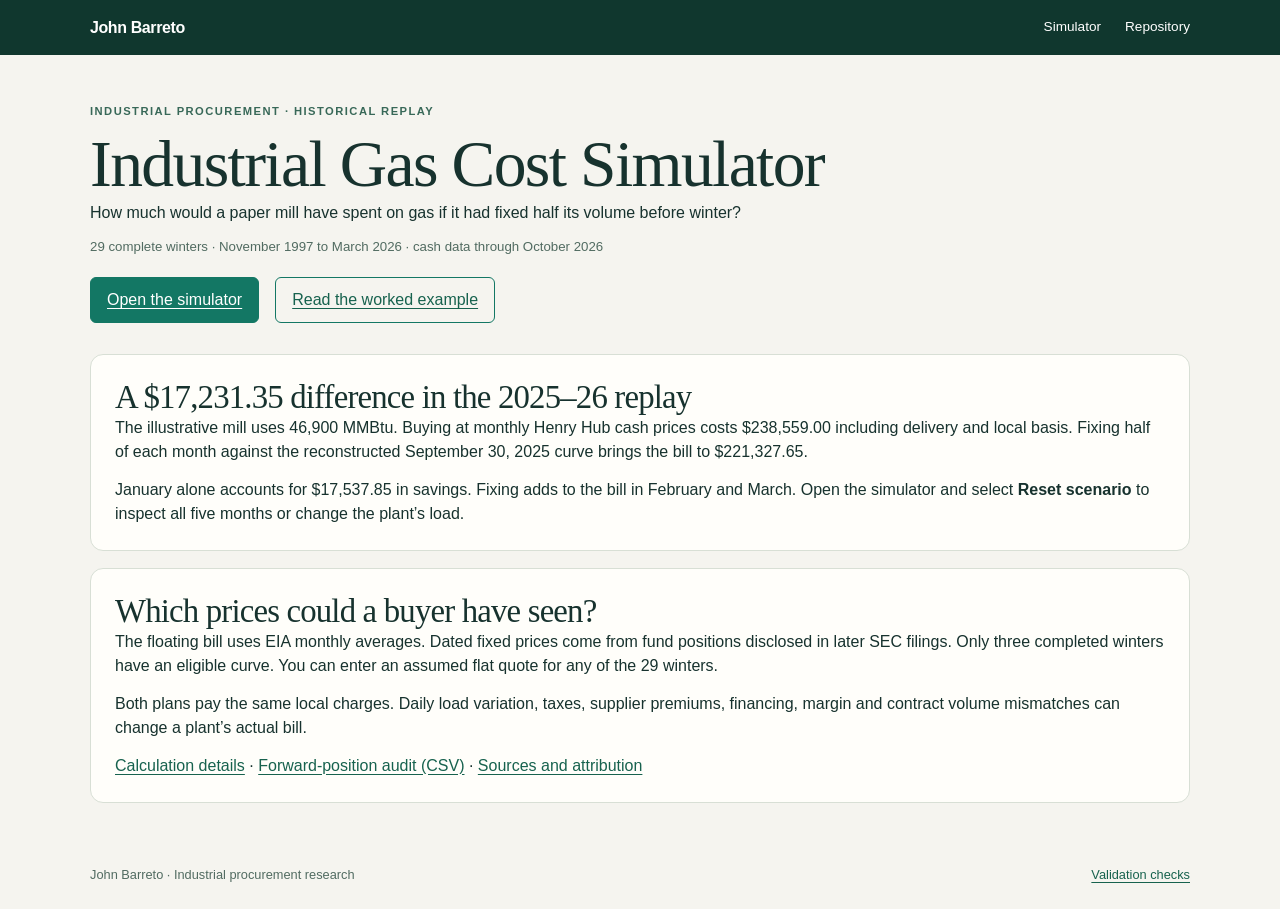
<file: index.html>
<!doctype html>
<html lang="en">
<head>
  <meta charset="utf-8">
  <meta name="viewport" content="width=device-width,initial-scale=1">
  <meta name="theme-color" content="#113830">
  <meta name="description" content="Replay a U.S. paper mill’s winter gas budget. Compare monthly cash purchases with a fixed share, inspect the historical prices and export the costs.">
  <title>Industrial Gas Cost Simulator · John Barreto</title>
  <link rel="stylesheet" href="lab/industrial/style.css">
</head>
<body>
  <a class="skip-link" href="#main">Skip to project</a>
  <header>
    <div class="top">
      <a href="https://github.com/NeuraX-JB">John Barreto</a>
      <nav aria-label="Project navigation"><a href="lab/industrial/">Simulator</a><a href="https://github.com/NeuraX-JB/industrial-gas-cost-simulator">Repository</a></nav>
    </div>
  </header>
  <main id="main">
    <section class="intro">
      <p class="eyebrow">Industrial procurement · Historical replay</p>
      <h1>Industrial Gas Cost Simulator</h1>
      <p>How much would a paper mill have spent on gas if it had fixed half its volume before winter?</p>
      <p class="snapshot-status">29 complete winters · November 1997 to March 2026 · cash data through October 2026</p>
      <div class="landing-actions"><a class="primary" href="lab/industrial/">Open the simulator</a><a href="https://github.com/NeuraX-JB/industrial-gas-cost-simulator/blob/main/README.md">Read the worked example</a></div>
    </section>
    <section class="card landing-copy">
      <h2>A $17,231.35 difference in the 2025–26 replay</h2>
      <p>The illustrative mill uses 46,900 MMBtu. Buying at monthly Henry Hub cash prices costs $238,559.00 including delivery and local basis. Fixing half of each month against the reconstructed September 30, 2025 curve brings the bill to $221,327.65.</p>
      <p>January alone accounts for $17,537.85 in savings. Fixing adds to the bill in February and March. Open the simulator and select <strong>Reset scenario</strong> to inspect all five months or change the plant’s load.</p>
    </section>
    <section class="card landing-copy">
      <h2>Which prices could a buyer have seen?</h2>
      <p>The floating bill uses EIA monthly averages. Dated fixed prices come from fund positions disclosed in later SEC filings. Only three completed winters have an eligible curve. You can enter an assumed flat quote for any of the 29 winters.</p>
      <p>Both plans pay the same local charges. Daily load variation, taxes, supplier premiums, financing, margin and contract volume mismatches can change a plant’s actual bill.</p>
      <p><a href="lab/industrial/#methods">Calculation details</a> · <a href="lab/industrial/forward-audit.csv">Forward-position audit (CSV)</a> · <a href="https://github.com/NeuraX-JB/industrial-gas-cost-simulator/blob/main/DATA_SOURCES.md">Sources and attribution</a></p>
    </section>
  </main>
  <footer><span>John Barreto · Industrial procurement research</span><a href="https://github.com/NeuraX-JB/industrial-gas-cost-simulator/blob/main/VALIDATION.md">Validation checks</a></footer>
</body>
</html>
</file>
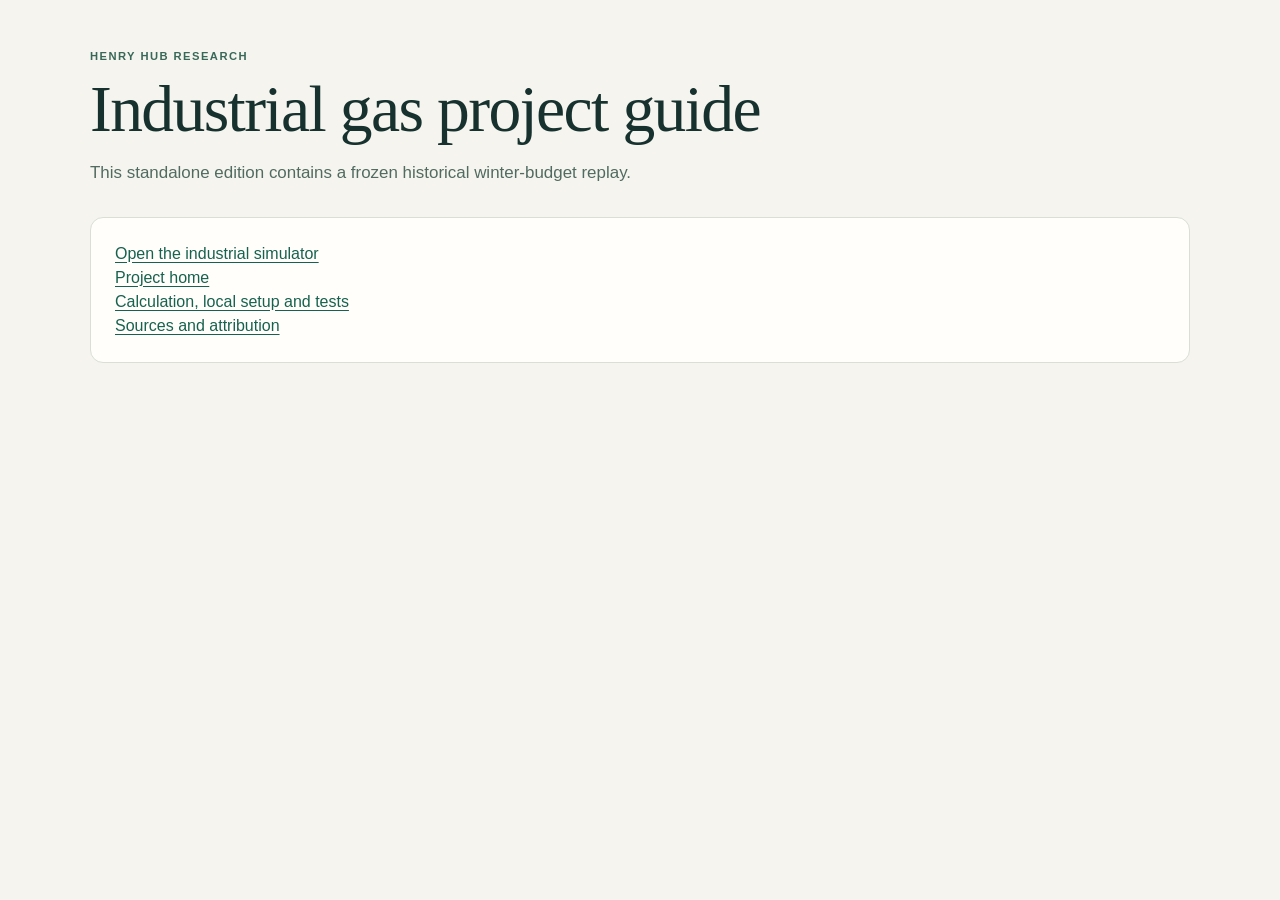
<file: lab/index.html>
<!doctype html>
<html lang="en"><head><meta charset="utf-8"><meta name="viewport" content="width=device-width,initial-scale=1"><title>Industrial project guide · Henry Hub Research</title><link rel="stylesheet" href="industrial/style.css"></head><body><main><section class="intro"><p class="eyebrow">Henry Hub Research</p><h1>Industrial gas project guide</h1><p>This standalone edition contains a frozen historical winter-budget replay.</p></section><nav class="card" aria-label="Project links"><p><a href="industrial/">Open the industrial simulator</a></p><p><a href="../">Project home</a></p><p><a href="https://github.com/NeuraX-JB/industrial-gas-cost-simulator/blob/main/README.md">Calculation, local setup and tests</a></p><p><a href="https://github.com/NeuraX-JB/industrial-gas-cost-simulator/blob/main/DATA_SOURCES.md">Sources and attribution</a></p></nav></main></body></html>
</file>
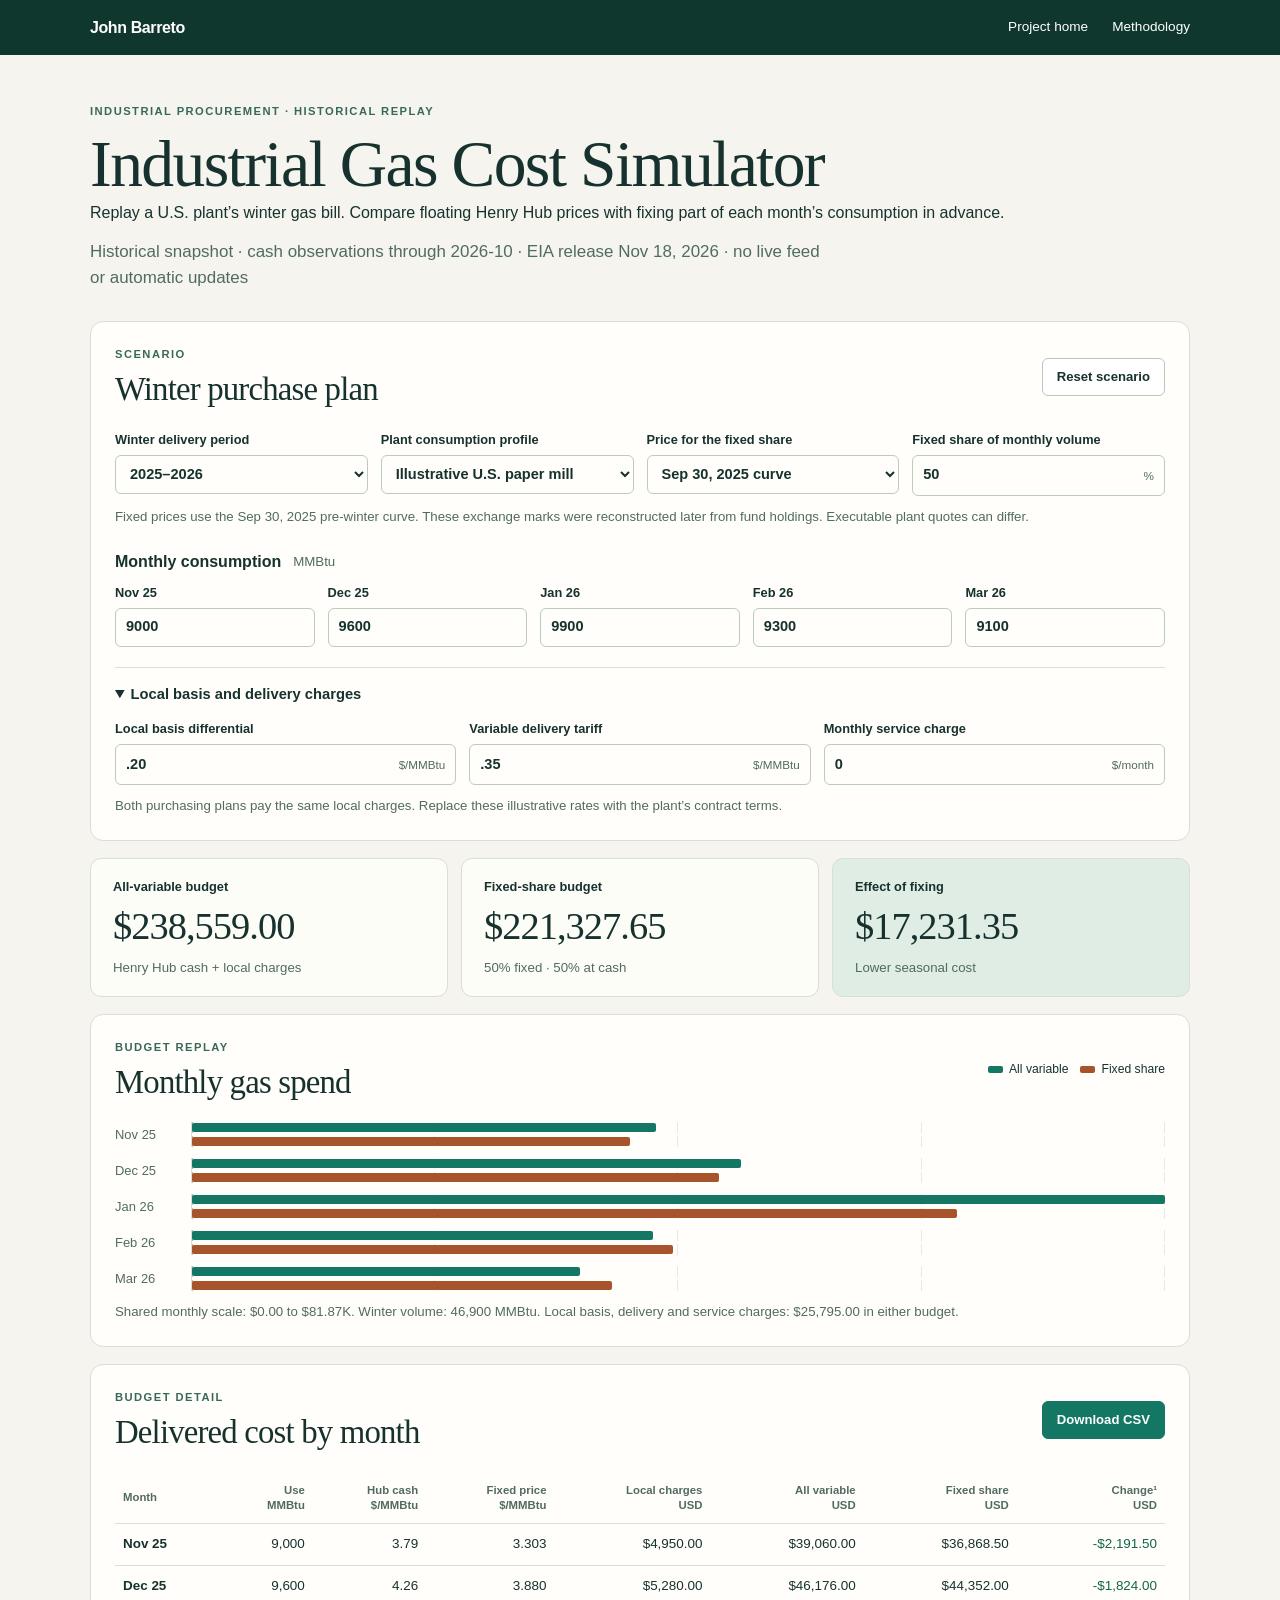
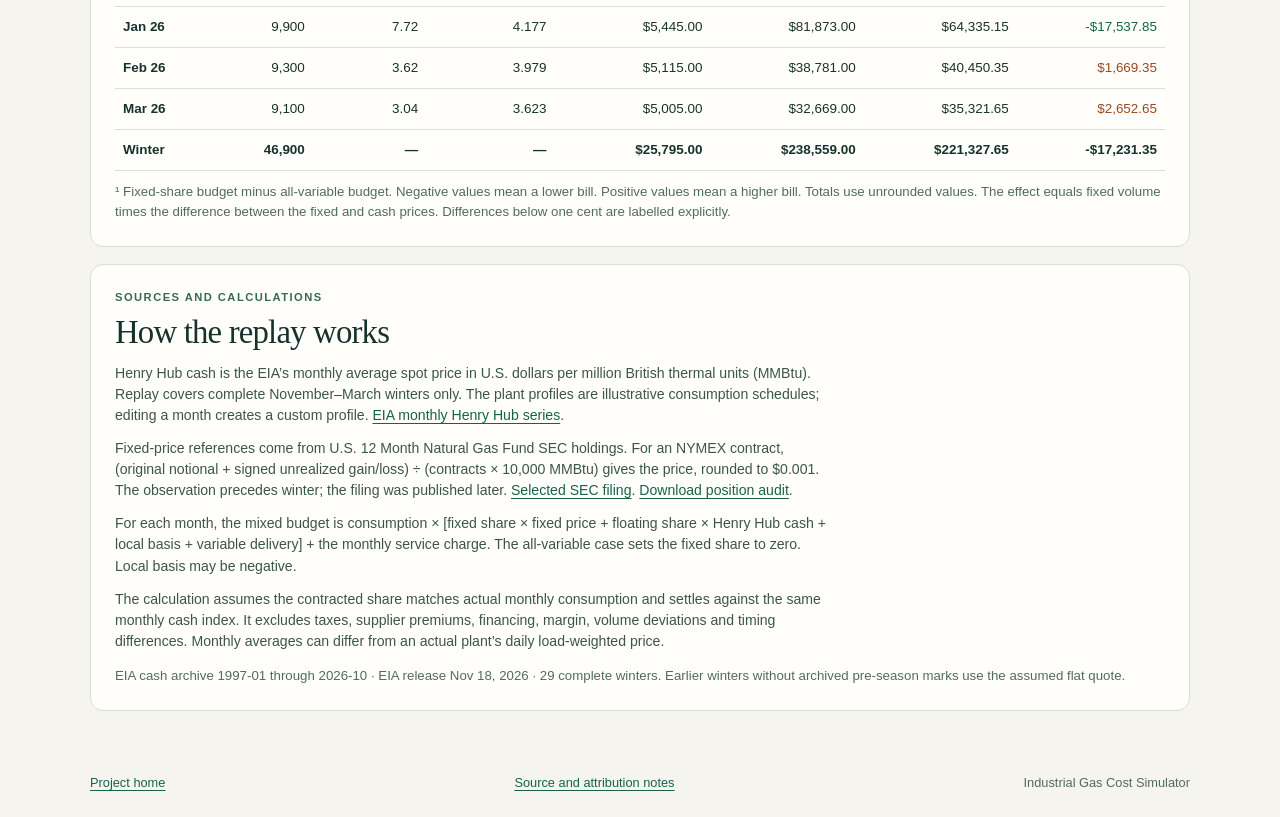
<file: lab/industrial/index.html>
<!doctype html>
<html lang="en"><head>
<meta charset="utf-8"><meta name="viewport" content="width=device-width,initial-scale=1">
<meta name="theme-color" content="#113830"><title>Industrial Gas Cost Simulator · Henry Hub Research</title>
<meta name="description" content="Replay a U.S. plant's winter gas budget. Compare monthly Henry Hub cash prices with fixing part of the volume before winter, including local delivery assumptions.">
<link rel="stylesheet" href="style.css"><script src="market.js" defer></script><script src="model.js" defer></script><script src="app.js" defer></script>
</head><body>
<a class="skip-link" href="#main">Skip to simulator</a>
<header><div class="top"><a href="https://github.com/NeuraX-JB">John Barreto</a><nav aria-label="Site navigation"><a href="../../">Project home</a><a href="#methods">Methodology</a></nav></div></header>
<main id="main">
<section class="intro"><p class="eyebrow">Industrial procurement · historical replay</p><h1>Industrial Gas Cost Simulator</h1><p>Replay a U.S. plant’s winter gas bill. Compare floating Henry Hub prices with fixing part of each month’s consumption in advance.</p><p id="snapshot-status" class="snapshot-status">Historical snapshot · no live feed or automatic updates</p></section>
<noscript><p class="card">JavaScript is required for the simulator. The <a href="https://github.com/NeuraX-JB/industrial-gas-cost-simulator/blob/main/README.md">project guide</a> explains the calculation, and the <a href="forward-audit.csv">forward-price audit</a> can be downloaded without JavaScript.</p></noscript>
<p id="load-status" role="status" class="field-note">Loading the bundled historical market data…</p>
<form id="assumptions" novalidate>
<section class="controls card"><div class="section-head"><div><p class="eyebrow">Scenario</p><h2>Winter purchase plan</h2></div><button type="button" id="reset" class="quiet">Reset scenario</button></div>
<div class="grid"><label>Winter delivery period<select id="season"></select></label>
<label>Plant consumption profile<select id="profile"><option value="mill">Illustrative U.S. paper mill</option><option value="factory">Illustrative U.S. factory</option><option value="custom">Custom profile</option></select></label>
<label>Price for the fixed share<select id="quote" aria-describedby="price-note"></select></label>
<label>Fixed share of monthly volume <span class="number-field"><input type="number" id="share" min="0" max="100" step="any" value="50"><span>%</span></span></label>
<label id="manualWrap" hidden>Assumed fixed price <span class="number-field"><input type="number" id="manual" step="any" value="3.50" aria-describedby="price-note"><span>$/MMBtu</span></span></label></div>
<p id="price-note" class="field-note"></p>
<div class="subhead"><h3>Monthly consumption</h3><span>MMBtu</span></div><div class="vol-grid" id="volumes"></div>
<details class="assumption-detail" open><summary>Local basis and delivery charges</summary>
<div class="grid local"><label>Local basis differential <span class="number-field"><input id="basis" type="number" step="any" value="0.20"><span>$/MMBtu</span></span></label>
<label>Variable delivery tariff <span class="number-field"><input id="delivery" type="number" min="0" step="any" value="0.35"><span>$/MMBtu</span></span></label>
<label>Monthly service charge <span class="number-field"><input id="fee" type="number" min="0" step="any" value="0"><span>$/month</span></span></label></div>
<p class="field-note">Both purchasing plans pay the same local charges. Replace these illustrative rates with the plant’s contract terms.</p></details>
<p id="error" role="alert" hidden></p></section></form>
<p id="result-status" class="sr-only" role="status" aria-live="polite" aria-atomic="true"></p>
<div id="output" hidden>
<section class="tiles" aria-label="Winter cost comparison">
<div class="tile"><span>All-variable budget</span><strong id="varTotal">—</strong><small>Henry Hub cash + local charges</small></div>
<div class="tile"><span>Fixed-share budget</span><strong id="mixTotal">—</strong><small id="mixSub">Fixed and variable gas + local charges</small></div>
<div class="tile difference"><span>Effect of fixing</span><strong id="deltaTotal">—</strong><small id="deltaSub">Relative to all-variable cost</small></div>
</section>
<section class="card chart-card"><div class="section-head"><div><p class="eyebrow">Budget replay</p><h2>Monthly gas spend</h2></div><div class="legend"><span><i class="swatch variable"></i>All variable</span><span><i class="swatch mixed"></i>Fixed share</span></div></div>
<div id="chart" class="chart" aria-hidden="true"></div><p id="chart-note" class="field-note"></p></section>
<section class="card details"><div class="section-head"><div><p class="eyebrow">Budget detail</p><h2>Delivered cost by month</h2></div><button id="export" type="button" class="primary" disabled>Download CSV</button></div>
<div class="table-wrap" tabindex="0" aria-label="Scrollable monthly delivered-cost table"><table><caption class="sr-only">Monthly delivered gas costs. Consumption is in MMBtu; unit prices are USD per MMBtu; budgets and charges are USD.</caption><thead><tr><th scope="col">Month</th><th scope="col">Use<br>MMBtu</th><th scope="col">Hub cash<br>$/MMBtu</th><th scope="col">Fixed price<br>$/MMBtu</th><th scope="col">Local charges<br>USD</th><th scope="col">All variable<br>USD</th><th scope="col">Fixed share<br>USD</th><th scope="col">Change¹<br>USD</th></tr></thead><tbody id="breakdown"></tbody><tfoot id="totals"></tfoot></table></div><p class="field-note">¹ Fixed-share budget minus all-variable budget. Negative values mean a lower bill. Positive values mean a higher bill. Totals use unrounded values. The effect equals fixed volume times the difference between the fixed and cash prices. Differences below one cent are labelled explicitly.</p></section>
</div>
<section class="card notes" id="methods"><p class="eyebrow">Sources and calculations</p><h2>How the replay works</h2>
<p>Henry Hub cash is the EIA’s monthly average spot price in U.S. dollars per million British thermal units (MMBtu). Replay covers complete November–March winters only. The plant profiles are illustrative consumption schedules; editing a month creates a custom profile. <a id="source-eia" href="https://www.eia.gov/dnav/ng/hist/rngwhhdM.htm">EIA monthly Henry Hub series</a>.</p>
<p id="snapshot-notes"></p>
<p>For each month, the mixed budget is consumption × [fixed share × fixed price + floating share × Henry Hub cash + local basis + variable delivery] + the monthly service charge. The all-variable case sets the fixed share to zero. Local basis may be negative.</p>
<p>The calculation assumes the contracted share matches actual monthly consumption and settles against the same monthly cash index. It excludes taxes, supplier premiums, financing, margin, volume deviations and timing differences. Monthly averages can differ from an actual plant’s daily load-weighted price.</p>
<small id="coverage"></small></section>
</main><footer><a href="../../">Project home</a><a href="https://github.com/NeuraX-JB/industrial-gas-cost-simulator/blob/main/DATA_SOURCES.md">Source and attribution notes</a><span>Industrial Gas Cost Simulator</span></footer></body></html>
</file>
<file: lab/industrial/style.css>
:root{color-scheme:light;--ink:#17322e;--muted:#516b61;--paper:#f5f4ef;--card:#fffefa;--line:#d8dfd5;--teal:#137764;--copper:#a7532b}*{box-sizing:border-box}body{margin:0;background:var(--paper);color:var(--ink);font:16px/1.5 "DM Sans","Segoe UI",Arial,sans-serif}a{color:#17624e;text-underline-offset:3px}header{background:#10372e;color:#fff}header a{color:inherit;text-decoration:none}.top,main,footer{max-width:1160px;margin:auto}.top{min-height:55px;display:flex;align-items:center;justify-content:space-between;padding:0 30px}.top>a{font-weight:720;letter-spacing:-.025em}.top nav{display:flex;gap:24px;font-size:.85rem}.top a:hover,footer a:hover{text-decoration:underline}main{padding:0 30px 45px}.intro{padding:48px 0 31px}.eyebrow{margin:0 0 8px;color:#386858;font-size:.7rem;font-weight:760;letter-spacing:.13em;text-transform:uppercase}h1,h2,h3,p{margin:0}h1,h2{font-family:Georgia,"Times New Roman",serif;line-height:1.12;font-weight:500;letter-spacing:-.025em}h1{font-size:clamp(2.2rem,5.5vw,4.1rem)}h2{font-size:clamp(1.55rem,3vw,2.05rem)}h3{font-size:1rem}.intro>p:last-child{max-width:730px;color:var(--muted);margin-top:14px;font-size:1.06rem}.card{border:1px solid var(--line);background:var(--card);border-radius:13px;padding:24px;margin:0 0 17px}.section-head,.subhead,.legend,footer{display:flex;align-items:center;justify-content:space-between;gap:12px}.section-head{margin-bottom:22px}.subhead{justify-content:flex-start;margin:23px 0 9px}.subhead>span,.field-note,.tile small,.notes small{color:var(--muted);font-size:.83rem}.field-note{margin-top:11px}.grid,.vol-grid,.tiles{display:grid;gap:13px}.grid{grid-template-columns:repeat(4,minmax(0,1fr))}.grid.local{grid-template-columns:repeat(3,minmax(0,1fr));margin-top:14px}.vol-grid{grid-template-columns:repeat(5,minmax(0,1fr))}label,.tile>span{display:block;font-size:.8rem;font-weight:650}label>input,label>select,.number-field{margin-top:6px;display:block}input,select,button{font:inherit}input,select,.number-field{width:100%;border:1px solid #bdcabf;border-radius:6px;background:#fffefa;color:var(--ink);font-size:.91rem;min-height:39px}input,select{padding:7px 10px}.number-field{display:flex;align-items:center;gap:5px;padding-right:10px}.number-field input{background:none;border:0;min-width:48px}.number-field span{font-size:.73rem;font-weight:500;white-space:nowrap;color:var(--muted)}.number-field:focus-within{outline:2px solid var(--teal)}input:focus-visible,select:focus-visible,button:focus-visible,a:focus-visible,summary:focus-visible{outline:2px solid var(--teal);outline-offset:2px}.number-field input:focus{outline:none}button{cursor:pointer;border-radius:6px;padding:8px 14px;border:1px solid #b8c8bb;font-size:.82rem;font-weight:650;background:white;color:var(--ink)}button:hover{border-color:var(--teal)}button.primary{background:var(--teal);border-color:var(--teal);color:white}.assumption-detail{border-top:1px solid var(--line);margin-top:20px;padding-top:15px}.assumption-detail summary{cursor:pointer;font-size:.92rem;font-weight:650}.tiles{grid-template-columns:repeat(3,minmax(0,1fr));margin-bottom:17px}.tile{display:grid;align-content:start;border:1px solid var(--line);background:#fdfdf8;border-radius:11px;padding:18px 22px}.tile strong{font-family:Georgia,serif;font-weight:500;letter-spacing:-.025em;font-variant-numeric:tabular-nums;font-size:clamp(1.65rem,3vw,2.4rem);margin:2px 0}.tile.difference{background:#dfede5}.tile.difference.expensive{background:#f5e7dd}.legend{justify-content:flex-start;font-size:.76rem;flex-wrap:wrap}.legend span{display:flex;align-items:center;gap:6px}.swatch{display:inline-block;width:15px;height:7px;border-radius:2px}.variable{background:var(--teal)}.mixed{background:var(--copper)}.chart{display:grid;gap:11px}.plot-row{display:grid;grid-template-columns:64px 1fr;gap:12px;align-items:center}.plot-row>span{font-size:.81rem;color:var(--muted)}.bars{display:grid;gap:3px;border-left:1px solid var(--line)}.track{position:relative;height:11px;background:repeating-linear-gradient(to right,transparent 0,transparent calc(25% - 1px),#e8eae2 calc(25% - 1px),#e8eae2 25%)}.bar{position:absolute;height:9px;top:1px;border-radius:2px}.zero-line{position:absolute;top:0;bottom:0;border-left:1px solid #afbab3}.table-wrap{overflow:auto}table{border-collapse:collapse;width:100%;font-size:.84rem;font-variant-numeric:tabular-nums}th,td{text-align:right;white-space:nowrap;padding:10px 8px;border-bottom:1px solid var(--line)}th:first-child,td:first-child{text-align:left}th{color:var(--muted);font-size:.71rem;line-height:1.35}tfoot{font-weight:700}td.saving{color:#12654a}td.more{color:#9a481e}.notes{max-width:100%}.notes p:not(.eyebrow){margin-top:12px;color:#3c554a;font-size:.88rem;max-width:92ch}.notes small{display:block;margin-top:14px}footer{padding:0 30px 25px;font-size:.8rem;color:var(--muted)}#error{padding:10px 13px;background:#fbe8df;color:#8c381d;margin-top:12px;font-weight:600}[hidden]{display:none!important}
@media(max-width:850px){.grid{grid-template-columns:repeat(2,minmax(0,1fr))}.grid.local{grid-template-columns:repeat(2,minmax(0,1fr))}.vol-grid{grid-template-columns:repeat(3,minmax(0,1fr))}.top,main,footer{padding-left:18px;padding-right:18px}}
@media(max-width:550px){.top{gap:10px}.top nav{gap:12px;font-size:.75rem}.intro{padding:32px 0 23px}.card{padding:16px}.tiles{grid-template-columns:1fr;gap:7px}.tile{grid-template-columns:1fr auto;align-items:center;padding:10px 13px}.tile strong{grid-column:2;grid-row:1/3}.tile small{grid-column:1;font-size:.73rem}.grid,.grid.local,.vol-grid{grid-template-columns:repeat(2,minmax(0,1fr));gap:9px}.grid>label{font-size:.75rem}.plot-row{grid-template-columns:55px 1fr;gap:8px}.chart-card .section-head{align-items:flex-start;flex-direction:column}.section-head>button{flex-shrink:0}.swatch{width:10px}}

.sr-only{position:absolute;width:1px;height:1px;padding:0;margin:-1px;overflow:hidden;clip-path:inset(50%);white-space:nowrap;border:0}.intro .snapshot-status{font-size:.83rem;color:var(--muted);margin-top:12px}.skip-link{position:absolute;top:8px;left:8px;transform:translateY(-160%);background:white;color:var(--ink);padding:10px;z-index:10}.skip-link:focus{transform:none}.table-wrap:focus-visible{outline:2px solid var(--teal);outline-offset:3px}[aria-invalid="true"]{outline:2px solid #9a481e;outline-offset:2px}tbody th[scope="row"],tfoot th[scope="row"]{font-size:inherit;color:var(--ink)}.landing-actions{display:flex;gap:16px;flex-wrap:wrap;margin-top:20px}.landing-actions a{padding:10px 16px;border:1px solid var(--teal);border-radius:6px}.landing-actions .primary{background:var(--teal);color:white}.landing-copy p+p{margin-top:14px}
</file>
